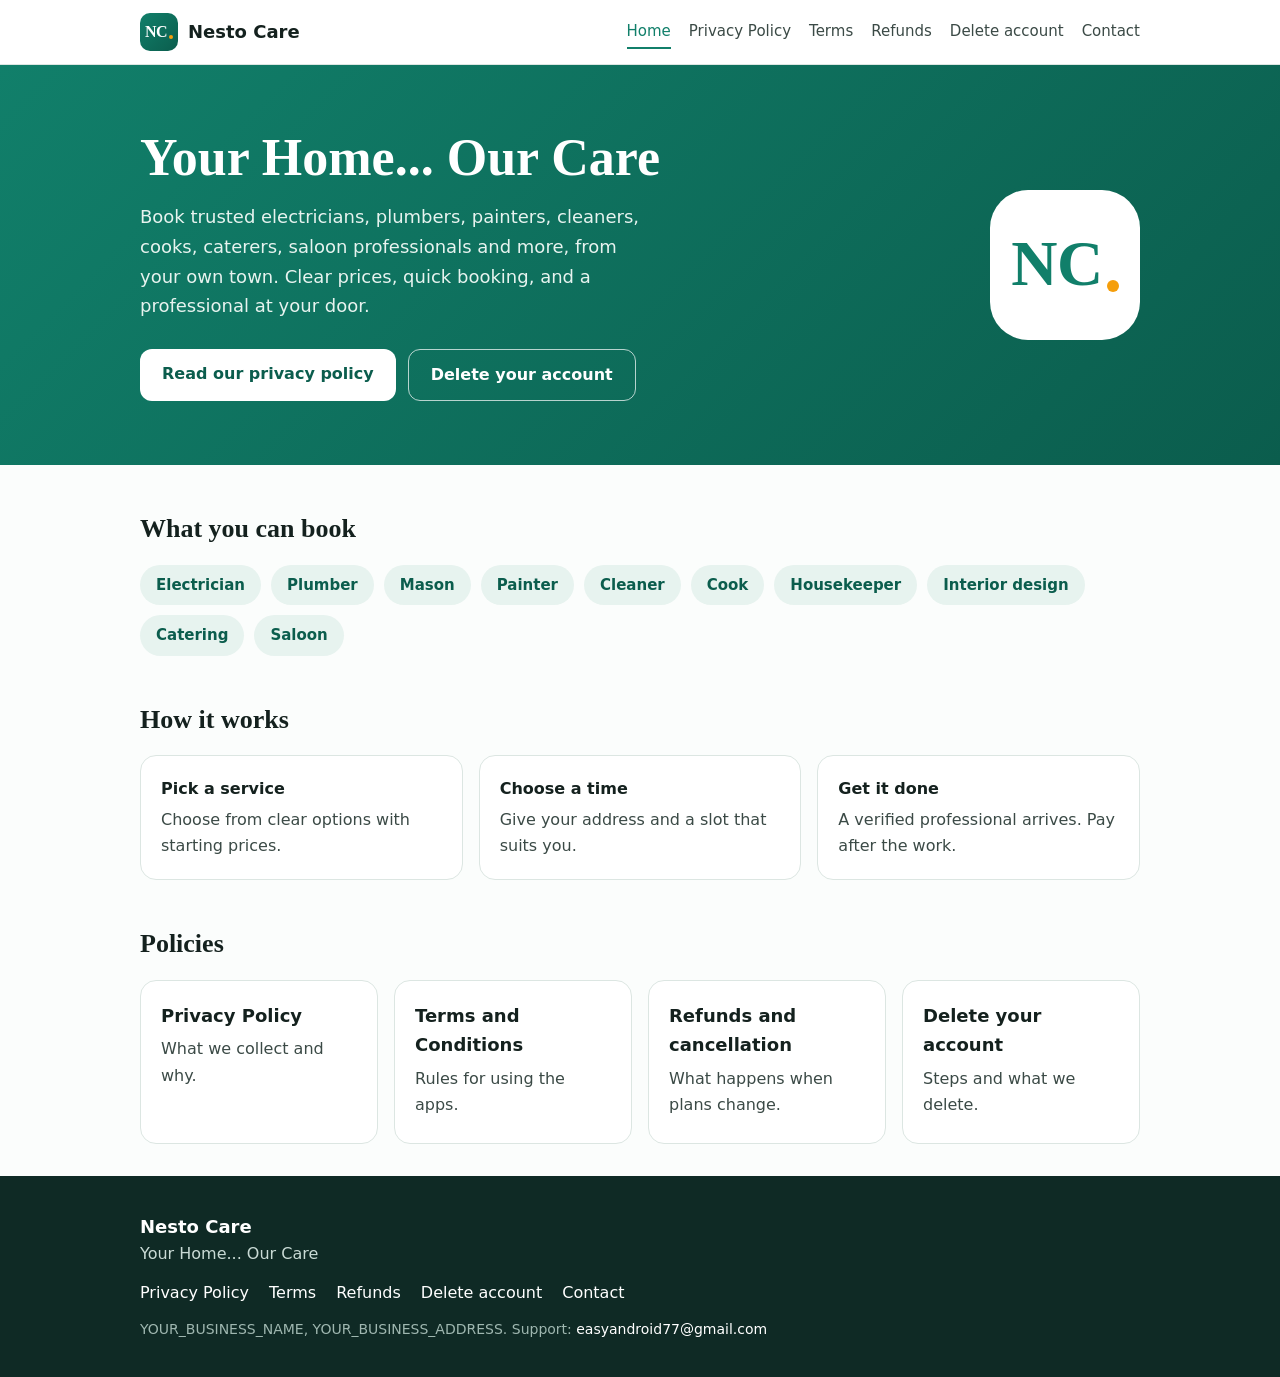
<file: index.html>
<!doctype html>
<html lang="en">
<head>
<meta charset="utf-8">
<meta name="viewport" content="width=device-width,initial-scale=1">
<title>Home | Nesto Care</title>
<meta name="description" content="Nesto Care. Trusted home services in Nagaon. Book electricians, plumbers, painters, cleaners, cooks and more.">
<link rel="icon" href="/favicon.svg" type="image/svg+xml">
<link rel="stylesheet" href="/style.css">
</head>
<body>
<header class="top"><div class="wrap bar">
<a class="brand" href="/"><span class="mark">NC<i></i></span><span class="name">Nesto Care</span></a>
<nav><a href="/" aria-current="page">Home</a><a href="/privacy-policy">Privacy Policy</a><a href="/terms-and-conditions">Terms</a><a href="/refund-and-cancellation-policy">Refunds</a><a href="/account-deletion">Delete account</a><a href="/contact">Contact</a></nav>
</div></header>
<main>
<section class="hero"><div class="wrap">
<div class="hcopy"><h1>Your Home... Our Care</h1>
<p>Book trusted electricians, plumbers, painters, cleaners, cooks, caterers, saloon professionals and more, from your own town. Clear prices, quick booking, and a professional at your door.</p>
<div class="cta"><a class="btn" href="/privacy-policy">Read our privacy policy</a><a class="btn ghost" href="/account-deletion">Delete your account</a></div></div>
<div class="hmark"><span class="mark big">NC<i></i></span></div>
</div></section>
<section class="wrap services"><h2>What you can book</h2>
<ul class="chips"><li>Electrician</li><li>Plumber</li><li>Mason</li><li>Painter</li><li>Cleaner</li><li>Cook</li><li>Housekeeper</li><li>Interior design</li><li>Catering</li><li>Saloon</li></ul></section>
<section class="wrap how"><h2>How it works</h2>
<ol class="steps"><li><strong>Pick a service</strong><span>Choose from clear options with starting prices.</span></li><li><strong>Choose a time</strong><span>Give your address and a slot that suits you.</span></li><li><strong>Get it done</strong><span>A verified professional arrives. Pay after the work.</span></li></ol></section>
<section class="wrap pol"><h2>Policies</h2>
<div class="cards"><a class="card" href="/privacy-policy"><h3>Privacy Policy</h3><p>What we collect and why.</p></a><a class="card" href="/terms-and-conditions"><h3>Terms and Conditions</h3><p>Rules for using the apps.</p></a><a class="card" href="/refund-and-cancellation-policy"><h3>Refunds and cancellation</h3><p>What happens when plans change.</p></a><a class="card" href="/account-deletion"><h3>Delete your account</h3><p>Steps and what we delete.</p></a></div></section>
</main>
<footer><div class="wrap">
<div class="fl"><strong>Nesto Care</strong><span>Your Home... Our Care</span></div>
<div class="fk"><a href="/privacy-policy">Privacy Policy</a><a href="/terms-and-conditions">Terms</a><a href="/refund-and-cancellation-policy">Refunds</a><a href="/account-deletion">Delete account</a><a href="/contact">Contact</a></div>
<p class="small">YOUR_BUSINESS_NAME, YOUR_BUSINESS_ADDRESS. Support: <a href="mailto:easyandroid77@gmail.com">easyandroid77@gmail.com</a></p>
</div></footer>
</body>
</html>
</file>
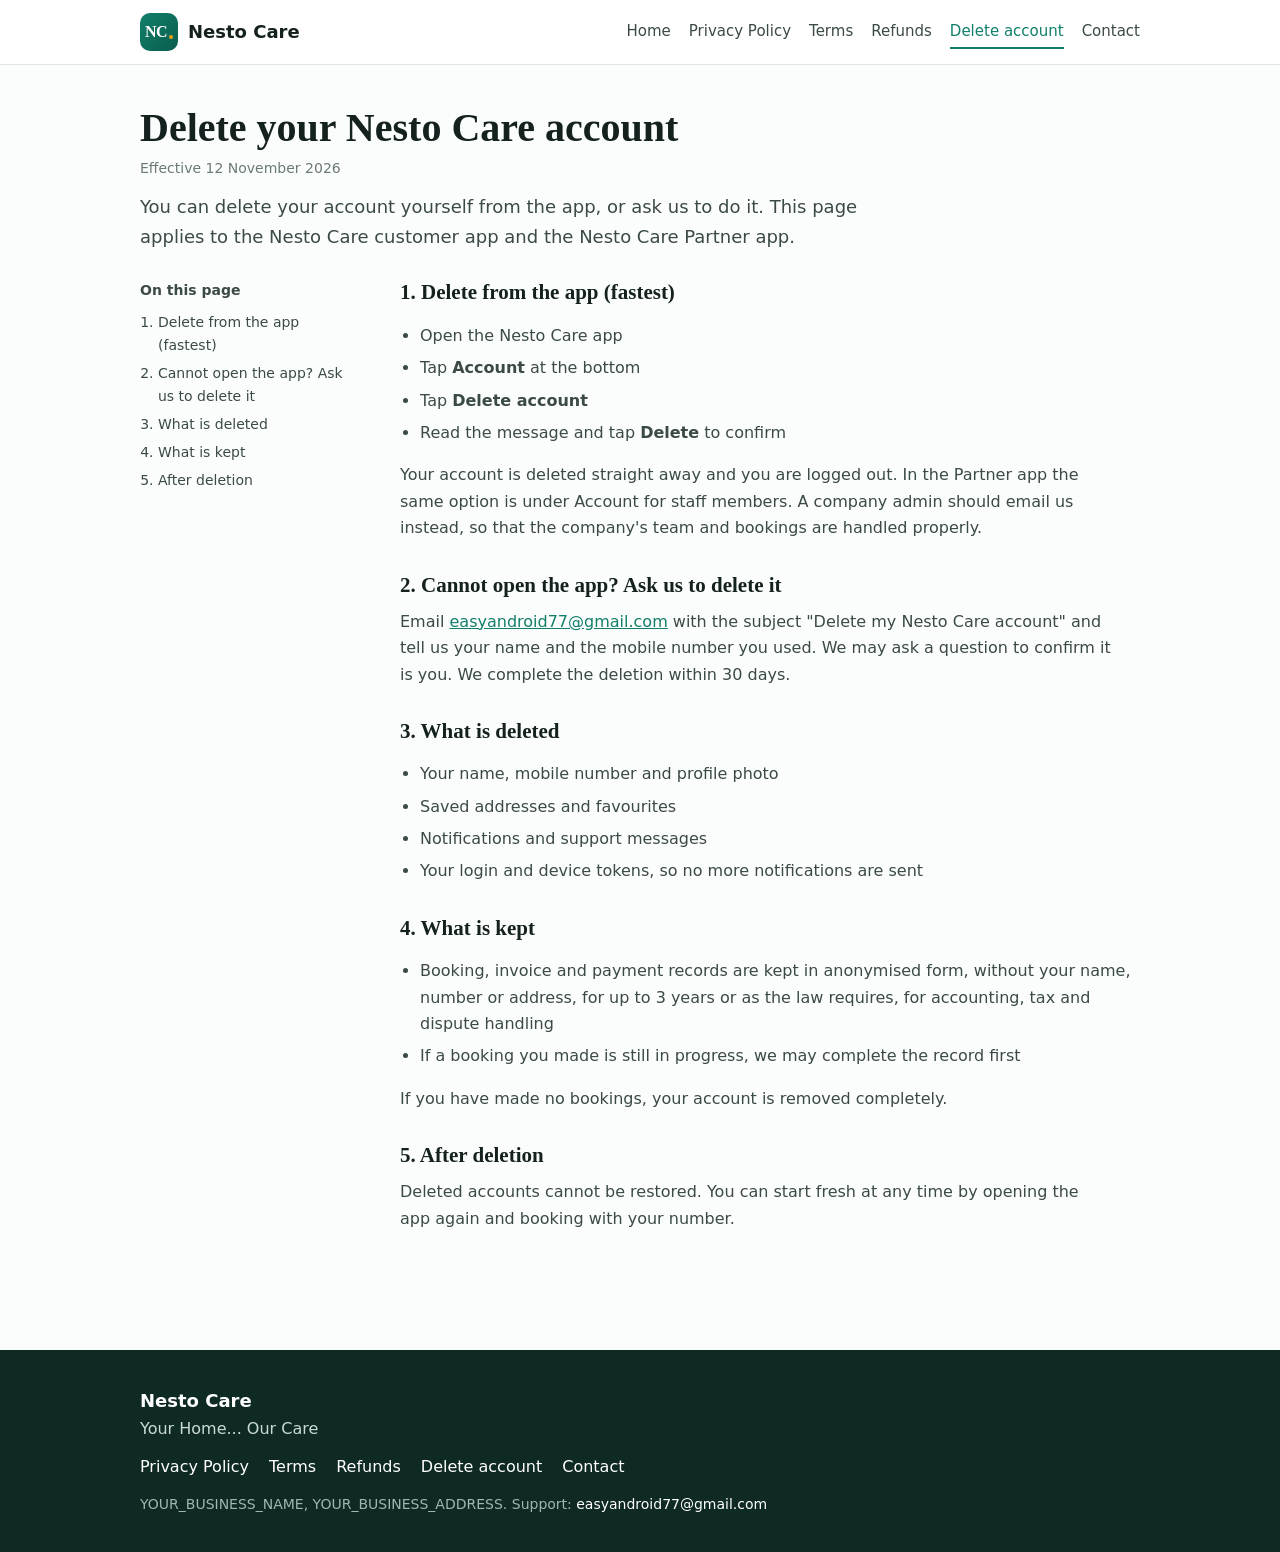
<file: account-deletion.html>
<!doctype html>
<html lang="en">
<head>
<meta charset="utf-8">
<meta name="viewport" content="width=device-width,initial-scale=1">
<title>Delete your Nesto Care account | Nesto Care</title>
<meta name="description" content="How to delete your Nesto Care account and what happens to your data.">
<link rel="icon" href="/favicon.svg" type="image/svg+xml">
<link rel="stylesheet" href="/style.css">
</head>
<body>
<header class="top"><div class="wrap bar">
<a class="brand" href="/"><span class="mark">NC<i></i></span><span class="name">Nesto Care</span></a>
<nav><a href="/">Home</a><a href="/privacy-policy">Privacy Policy</a><a href="/terms-and-conditions">Terms</a><a href="/refund-and-cancellation-policy">Refunds</a><a href="/account-deletion" aria-current="page">Delete account</a><a href="/contact">Contact</a></nav>
</div></header>
<main class="wrap doc">
<div class="head"><h1>Delete your Nesto Care account</h1><p class="meta">Effective 12 November 2026</p><p class="lead">You can delete your account yourself from the app, or ask us to do it. This page applies to the Nesto Care customer app and the Nesto Care Partner app.</p></div>
<div class="cols"><aside><strong>On this page</strong><ol><li><a href="#s1">Delete from the app (fastest)</a></li><li><a href="#s2">Cannot open the app? Ask us to delete it</a></li><li><a href="#s3">What is deleted</a></li><li><a href="#s4">What is kept</a></li><li><a href="#s5">After deletion</a></li></ol></aside><article><section id="s1"><h2>1. Delete from the app (fastest)</h2><ul><li>Open the Nesto Care app</li><li>Tap <strong>Account</strong> at the bottom</li><li>Tap <strong>Delete account</strong></li><li>Read the message and tap <strong>Delete</strong> to confirm</li></ul><p>Your account is deleted straight away and you are logged out. In the Partner app the same option is under Account for staff members. A company admin should email us instead, so that the company's team and bookings are handled properly.</p></section><section id="s2"><h2>2. Cannot open the app? Ask us to delete it</h2><p>Email <a href="mailto:easyandroid77@gmail.com?subject=Delete%20my%20Nesto%20Care%20account&amp;body=Please%20delete%20my%20Nesto%20Care%20account.%0AName%3A%20%0AMobile%20number%20used%20in%20the%20app%3A%20">easyandroid77@gmail.com</a> with the subject "Delete my Nesto Care account" and tell us your name and the mobile number you used. We may ask a question to confirm it is you. We complete the deletion within 30 days.</p></section><section id="s3"><h2>3. What is deleted</h2><ul><li>Your name, mobile number and profile photo</li><li>Saved addresses and favourites</li><li>Notifications and support messages</li><li>Your login and device tokens, so no more notifications are sent</li></ul></section><section id="s4"><h2>4. What is kept</h2><ul><li>Booking, invoice and payment records are kept in anonymised form, without your name, number or address, for up to 3 years or as the law requires, for accounting, tax and dispute handling</li><li>If a booking you made is still in progress, we may complete the record first</li></ul><p>If you have made no bookings, your account is removed completely.</p></section><section id="s5"><h2>5. After deletion</h2><p>Deleted accounts cannot be restored. You can start fresh at any time by opening the app again and booking with your number.</p></section></article></div>
</main>
<footer><div class="wrap">
<div class="fl"><strong>Nesto Care</strong><span>Your Home... Our Care</span></div>
<div class="fk"><a href="/privacy-policy">Privacy Policy</a><a href="/terms-and-conditions">Terms</a><a href="/refund-and-cancellation-policy">Refunds</a><a href="/account-deletion">Delete account</a><a href="/contact">Contact</a></div>
<p class="small">YOUR_BUSINESS_NAME, YOUR_BUSINESS_ADDRESS. Support: <a href="mailto:easyandroid77@gmail.com">easyandroid77@gmail.com</a></p>
</div></footer>
</body>
</html>
</file>
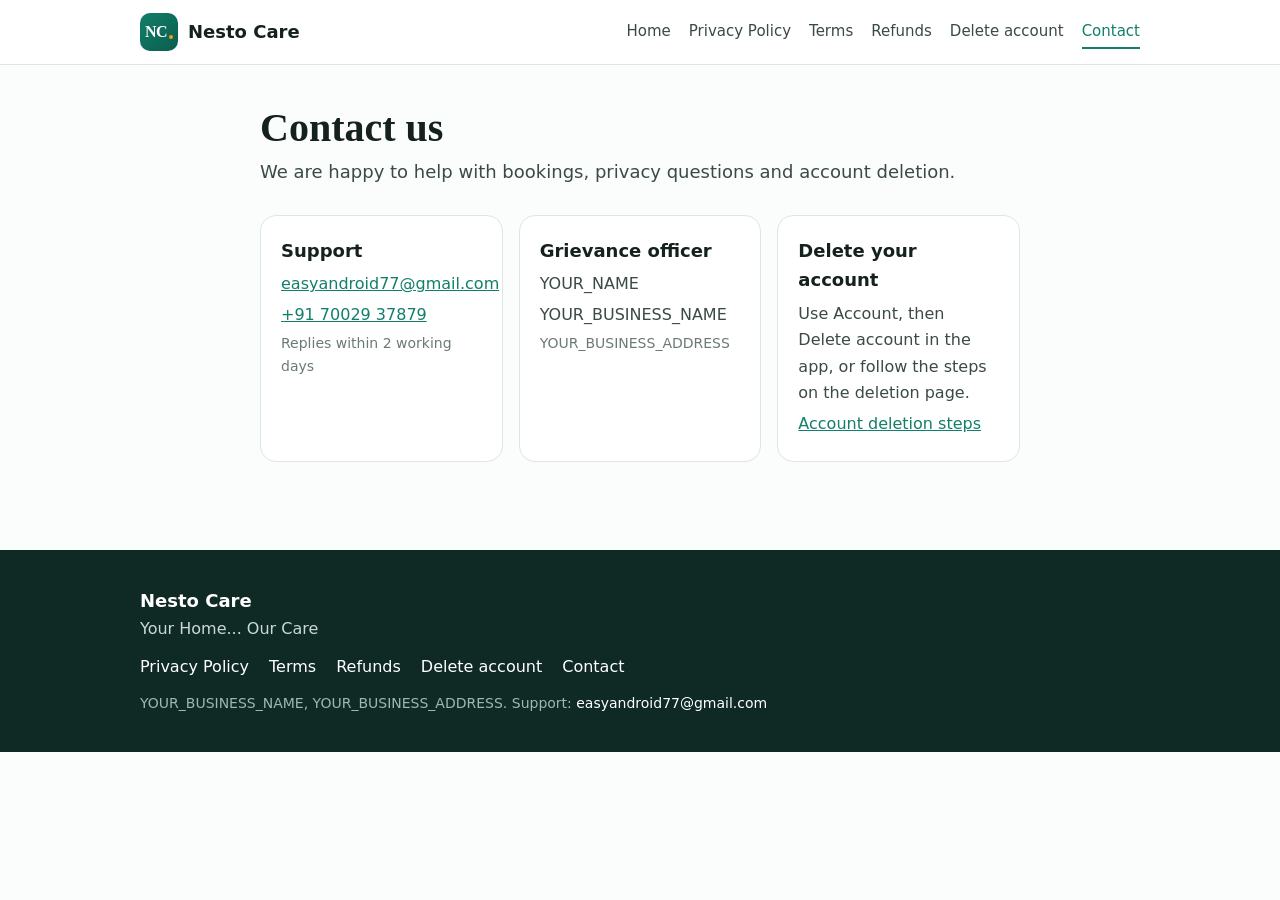
<file: contact.html>
<!doctype html>
<html lang="en">
<head>
<meta charset="utf-8">
<meta name="viewport" content="width=device-width,initial-scale=1">
<title>Contact | Nesto Care</title>
<meta name="description" content="Contact Nesto Care for support, privacy requests and account deletion.">
<link rel="icon" href="/favicon.svg" type="image/svg+xml">
<link rel="stylesheet" href="/style.css">
</head>
<body>
<header class="top"><div class="wrap bar">
<a class="brand" href="/"><span class="mark">NC<i></i></span><span class="name">Nesto Care</span></a>
<nav><a href="/">Home</a><a href="/privacy-policy">Privacy Policy</a><a href="/terms-and-conditions">Terms</a><a href="/refund-and-cancellation-policy">Refunds</a><a href="/account-deletion">Delete account</a><a href="/contact" aria-current="page">Contact</a></nav>
</div></header>
<main class="wrap doc narrow">
<div class="head"><h1>Contact us</h1><p class="lead">We are happy to help with bookings, privacy questions and account deletion.</p></div>
<div class="cards">
<div class="card"><h3>Support</h3><p><a href="mailto:easyandroid77@gmail.com">easyandroid77@gmail.com</a></p><p><a href="tel:+917002937879">+91 70029 37879</a></p><p class="small">Replies within 2 working days</p></div>
<div class="card"><h3>Grievance officer</h3><p>YOUR_NAME</p><p>YOUR_BUSINESS_NAME</p><p class="small">YOUR_BUSINESS_ADDRESS</p></div>
<div class="card"><h3>Delete your account</h3><p>Use Account, then Delete account in the app, or follow the steps on the deletion page.</p><p><a href="/account-deletion">Account deletion steps</a></p></div>
</div></main>
<footer><div class="wrap">
<div class="fl"><strong>Nesto Care</strong><span>Your Home... Our Care</span></div>
<div class="fk"><a href="/privacy-policy">Privacy Policy</a><a href="/terms-and-conditions">Terms</a><a href="/refund-and-cancellation-policy">Refunds</a><a href="/account-deletion">Delete account</a><a href="/contact">Contact</a></div>
<p class="small">YOUR_BUSINESS_NAME, YOUR_BUSINESS_ADDRESS. Support: <a href="mailto:easyandroid77@gmail.com">easyandroid77@gmail.com</a></p>
</div></footer>
</body>
</html>
</file>
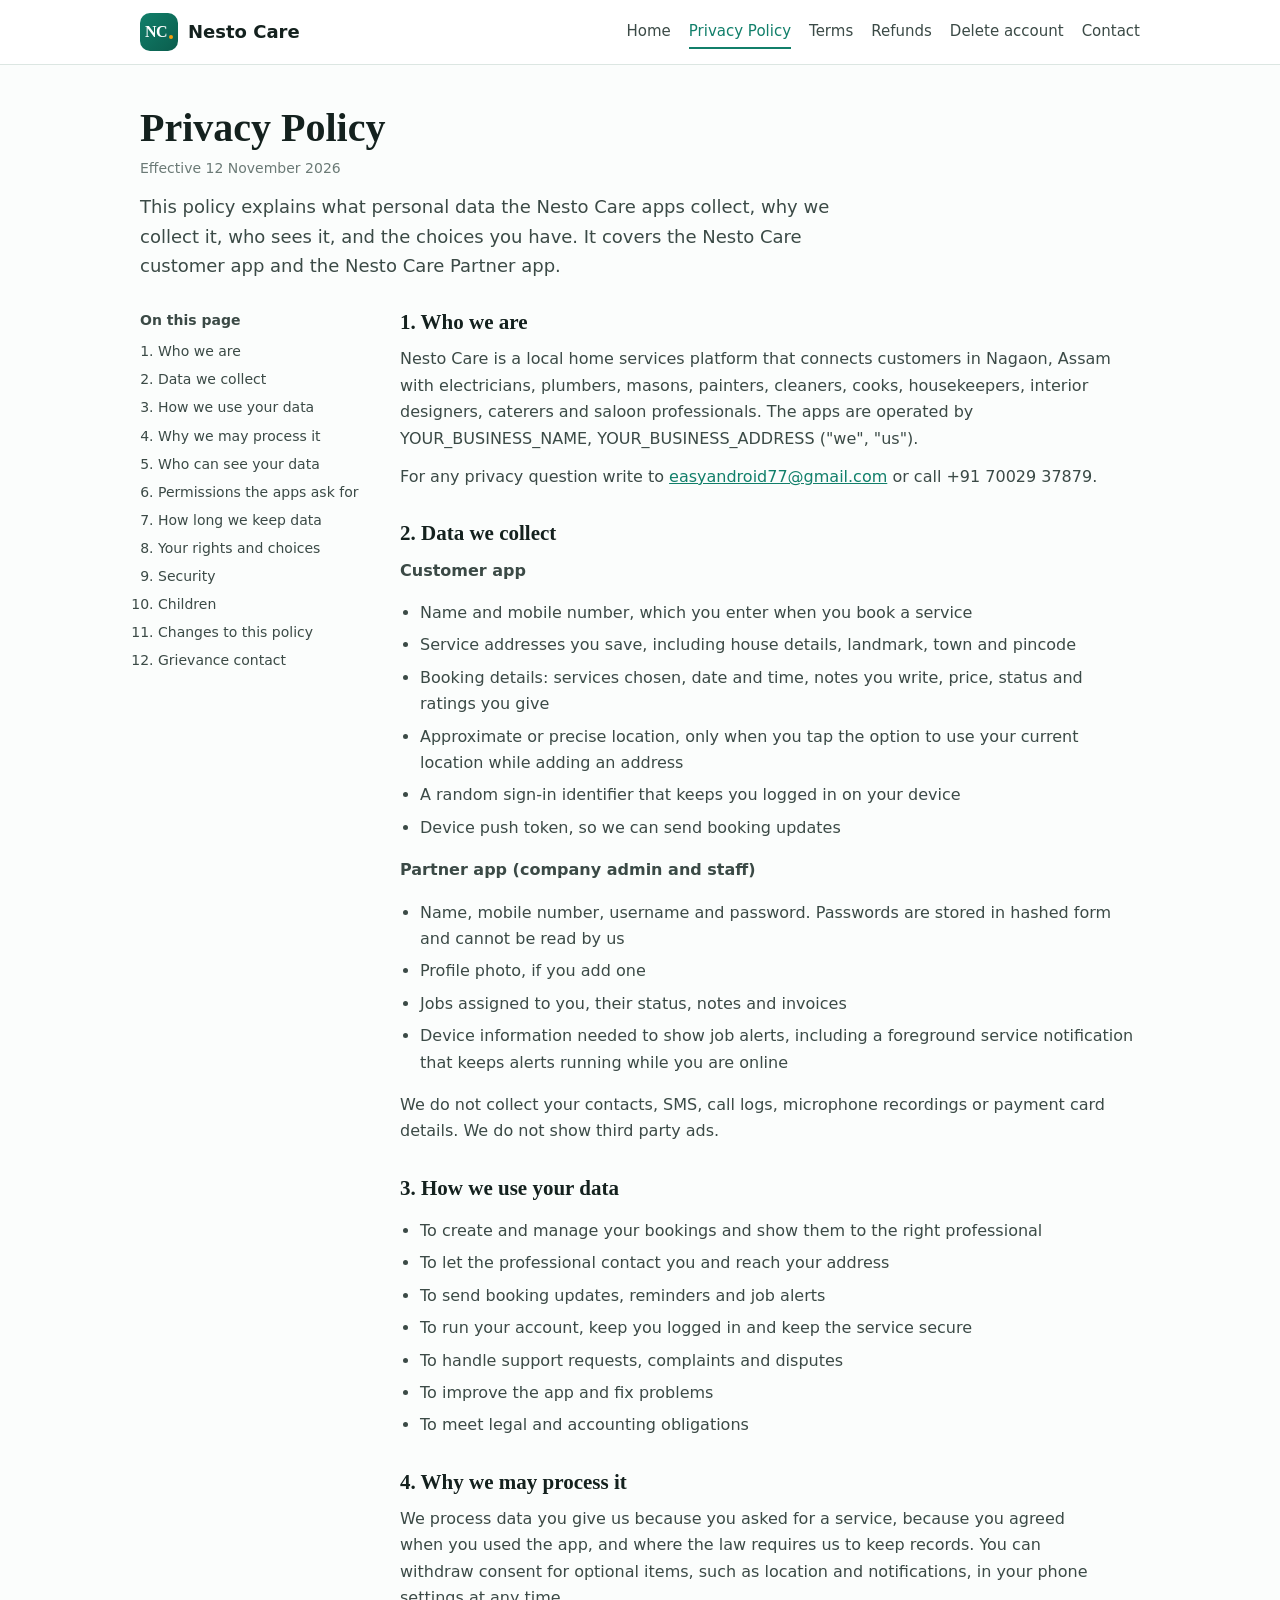
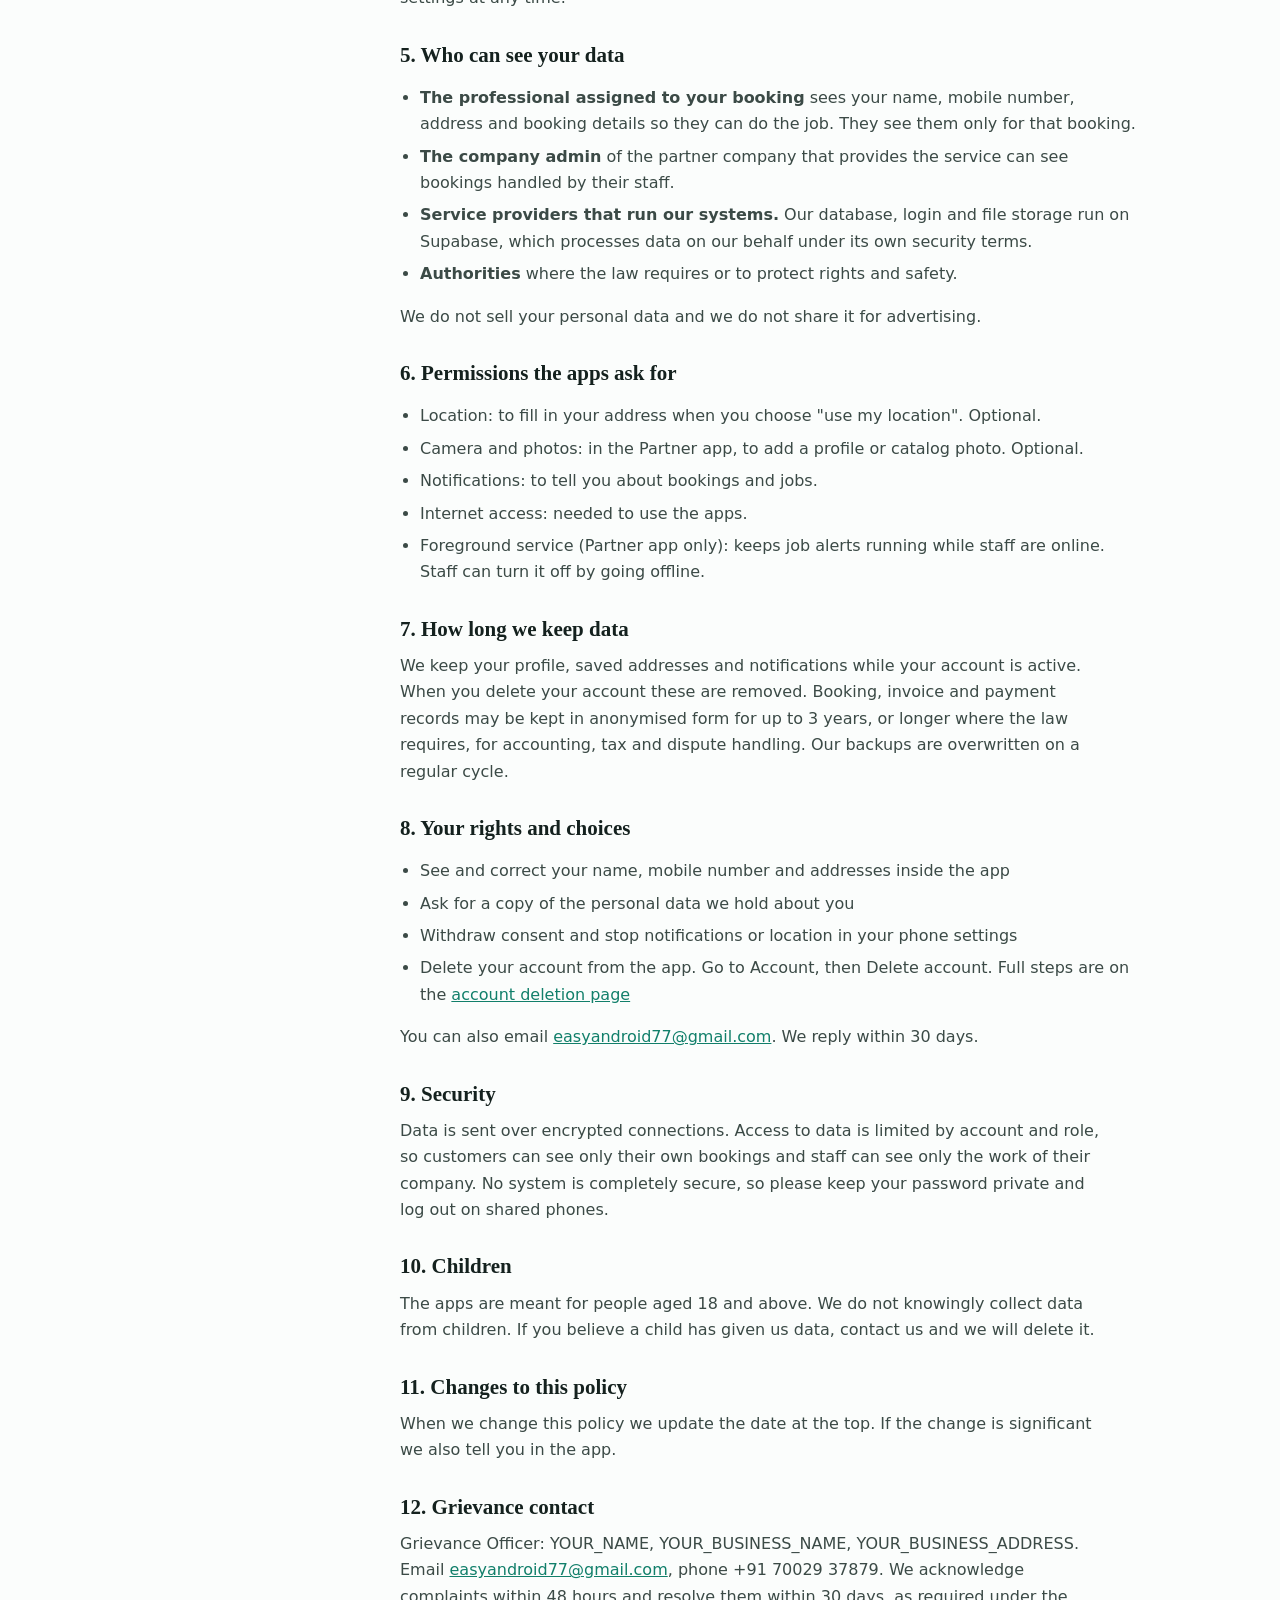
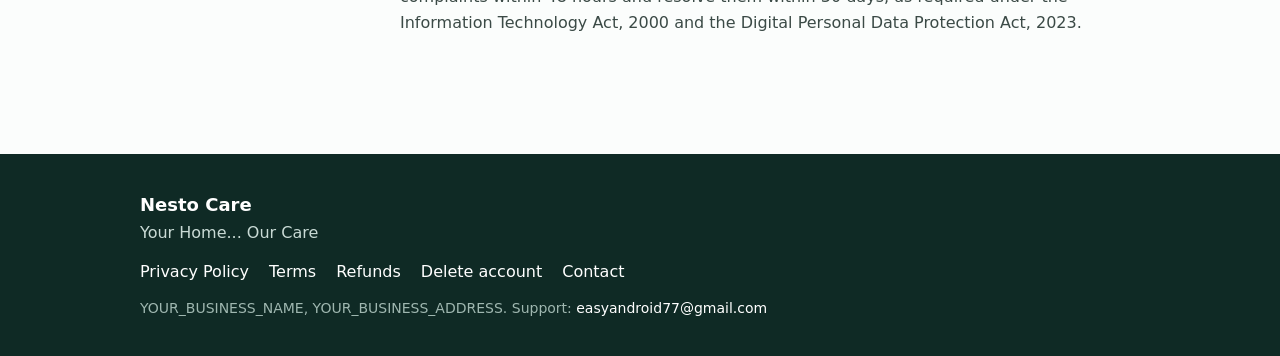
<file: privacy-policy.html>
<!doctype html>
<html lang="en">
<head>
<meta charset="utf-8">
<meta name="viewport" content="width=device-width,initial-scale=1">
<title>Privacy Policy | Nesto Care</title>
<meta name="description" content="How Nesto Care collects, uses, shares and protects your personal data.">
<link rel="icon" href="/favicon.svg" type="image/svg+xml">
<link rel="stylesheet" href="/style.css">
</head>
<body>
<header class="top"><div class="wrap bar">
<a class="brand" href="/"><span class="mark">NC<i></i></span><span class="name">Nesto Care</span></a>
<nav><a href="/">Home</a><a href="/privacy-policy" aria-current="page">Privacy Policy</a><a href="/terms-and-conditions">Terms</a><a href="/refund-and-cancellation-policy">Refunds</a><a href="/account-deletion">Delete account</a><a href="/contact">Contact</a></nav>
</div></header>
<main class="wrap doc">
<div class="head"><h1>Privacy Policy</h1><p class="meta">Effective 12 November 2026</p><p class="lead">This policy explains what personal data the Nesto Care apps collect, why we collect it, who sees it, and the choices you have. It covers the Nesto Care customer app and the Nesto Care Partner app.</p></div>
<div class="cols"><aside><strong>On this page</strong><ol><li><a href="#s1">Who we are</a></li><li><a href="#s2">Data we collect</a></li><li><a href="#s3">How we use your data</a></li><li><a href="#s4">Why we may process it</a></li><li><a href="#s5">Who can see your data</a></li><li><a href="#s6">Permissions the apps ask for</a></li><li><a href="#s7">How long we keep data</a></li><li><a href="#s8">Your rights and choices</a></li><li><a href="#s9">Security</a></li><li><a href="#s10">Children</a></li><li><a href="#s11">Changes to this policy</a></li><li><a href="#s12">Grievance contact</a></li></ol></aside><article><section id="s1"><h2>1. Who we are</h2><p>Nesto Care is a local home services platform that connects customers in Nagaon, Assam with electricians, plumbers, masons, painters, cleaners, cooks, housekeepers, interior designers, caterers and saloon professionals. The apps are operated by YOUR_BUSINESS_NAME, YOUR_BUSINESS_ADDRESS ("we", "us").</p><p>For any privacy question write to <a href="mailto:easyandroid77@gmail.com">easyandroid77@gmail.com</a> or call +91 70029 37879.</p></section><section id="s2"><h2>2. Data we collect</h2><p><strong>Customer app</strong></p><ul><li>Name and mobile number, which you enter when you book a service</li><li>Service addresses you save, including house details, landmark, town and pincode</li><li>Booking details: services chosen, date and time, notes you write, price, status and ratings you give</li><li>Approximate or precise location, only when you tap the option to use your current location while adding an address</li><li>A random sign-in identifier that keeps you logged in on your device</li><li>Device push token, so we can send booking updates</li></ul><p><strong>Partner app (company admin and staff)</strong></p><ul><li>Name, mobile number, username and password. Passwords are stored in hashed form and cannot be read by us</li><li>Profile photo, if you add one</li><li>Jobs assigned to you, their status, notes and invoices</li><li>Device information needed to show job alerts, including a foreground service notification that keeps alerts running while you are online</li></ul><p>We do not collect your contacts, SMS, call logs, microphone recordings or payment card details. We do not show third party ads.</p></section><section id="s3"><h2>3. How we use your data</h2><ul><li>To create and manage your bookings and show them to the right professional</li><li>To let the professional contact you and reach your address</li><li>To send booking updates, reminders and job alerts</li><li>To run your account, keep you logged in and keep the service secure</li><li>To handle support requests, complaints and disputes</li><li>To improve the app and fix problems</li><li>To meet legal and accounting obligations</li></ul></section><section id="s4"><h2>4. Why we may process it</h2><p>We process data you give us because you asked for a service, because you agreed when you used the app, and where the law requires us to keep records. You can withdraw consent for optional items, such as location and notifications, in your phone settings at any time.</p></section><section id="s5"><h2>5. Who can see your data</h2><ul><li><strong>The professional assigned to your booking</strong> sees your name, mobile number, address and booking details so they can do the job. They see them only for that booking.</li><li><strong>The company admin</strong> of the partner company that provides the service can see bookings handled by their staff.</li><li><strong>Service providers that run our systems.</strong> Our database, login and file storage run on Supabase, which processes data on our behalf under its own security terms.</li><li><strong>Authorities</strong> where the law requires or to protect rights and safety.</li></ul><p>We do not sell your personal data and we do not share it for advertising.</p></section><section id="s6"><h2>6. Permissions the apps ask for</h2><ul><li>Location: to fill in your address when you choose "use my location". Optional.</li><li>Camera and photos: in the Partner app, to add a profile or catalog photo. Optional.</li><li>Notifications: to tell you about bookings and jobs.</li><li>Internet access: needed to use the apps.</li><li>Foreground service (Partner app only): keeps job alerts running while staff are online. Staff can turn it off by going offline.</li></ul></section><section id="s7"><h2>7. How long we keep data</h2><p>We keep your profile, saved addresses and notifications while your account is active. When you delete your account these are removed. Booking, invoice and payment records may be kept in anonymised form for up to 3 years, or longer where the law requires, for accounting, tax and dispute handling. Our backups are overwritten on a regular cycle.</p></section><section id="s8"><h2>8. Your rights and choices</h2><ul><li>See and correct your name, mobile number and addresses inside the app</li><li>Ask for a copy of the personal data we hold about you</li><li>Withdraw consent and stop notifications or location in your phone settings</li><li>Delete your account from the app. Go to Account, then Delete account. Full steps are on the <a href="/account-deletion">account deletion page</a></li></ul><p>You can also email <a href="mailto:easyandroid77@gmail.com">easyandroid77@gmail.com</a>. We reply within 30 days.</p></section><section id="s9"><h2>9. Security</h2><p>Data is sent over encrypted connections. Access to data is limited by account and role, so customers can see only their own bookings and staff can see only the work of their company. No system is completely secure, so please keep your password private and log out on shared phones.</p></section><section id="s10"><h2>10. Children</h2><p>The apps are meant for people aged 18 and above. We do not knowingly collect data from children. If you believe a child has given us data, contact us and we will delete it.</p></section><section id="s11"><h2>11. Changes to this policy</h2><p>When we change this policy we update the date at the top. If the change is significant we also tell you in the app.</p></section><section id="s12"><h2>12. Grievance contact</h2><p>Grievance Officer: YOUR_NAME, YOUR_BUSINESS_NAME, YOUR_BUSINESS_ADDRESS. Email <a href="mailto:easyandroid77@gmail.com">easyandroid77@gmail.com</a>, phone +91 70029 37879. We acknowledge complaints within 48 hours and resolve them within 30 days, as required under the Information Technology Act, 2000 and the Digital Personal Data Protection Act, 2023.</p></section></article></div>
</main>
<footer><div class="wrap">
<div class="fl"><strong>Nesto Care</strong><span>Your Home... Our Care</span></div>
<div class="fk"><a href="/privacy-policy">Privacy Policy</a><a href="/terms-and-conditions">Terms</a><a href="/refund-and-cancellation-policy">Refunds</a><a href="/account-deletion">Delete account</a><a href="/contact">Contact</a></div>
<p class="small">YOUR_BUSINESS_NAME, YOUR_BUSINESS_ADDRESS. Support: <a href="mailto:easyandroid77@gmail.com">easyandroid77@gmail.com</a></p>
</div></footer>
</body>
</html>
</file>
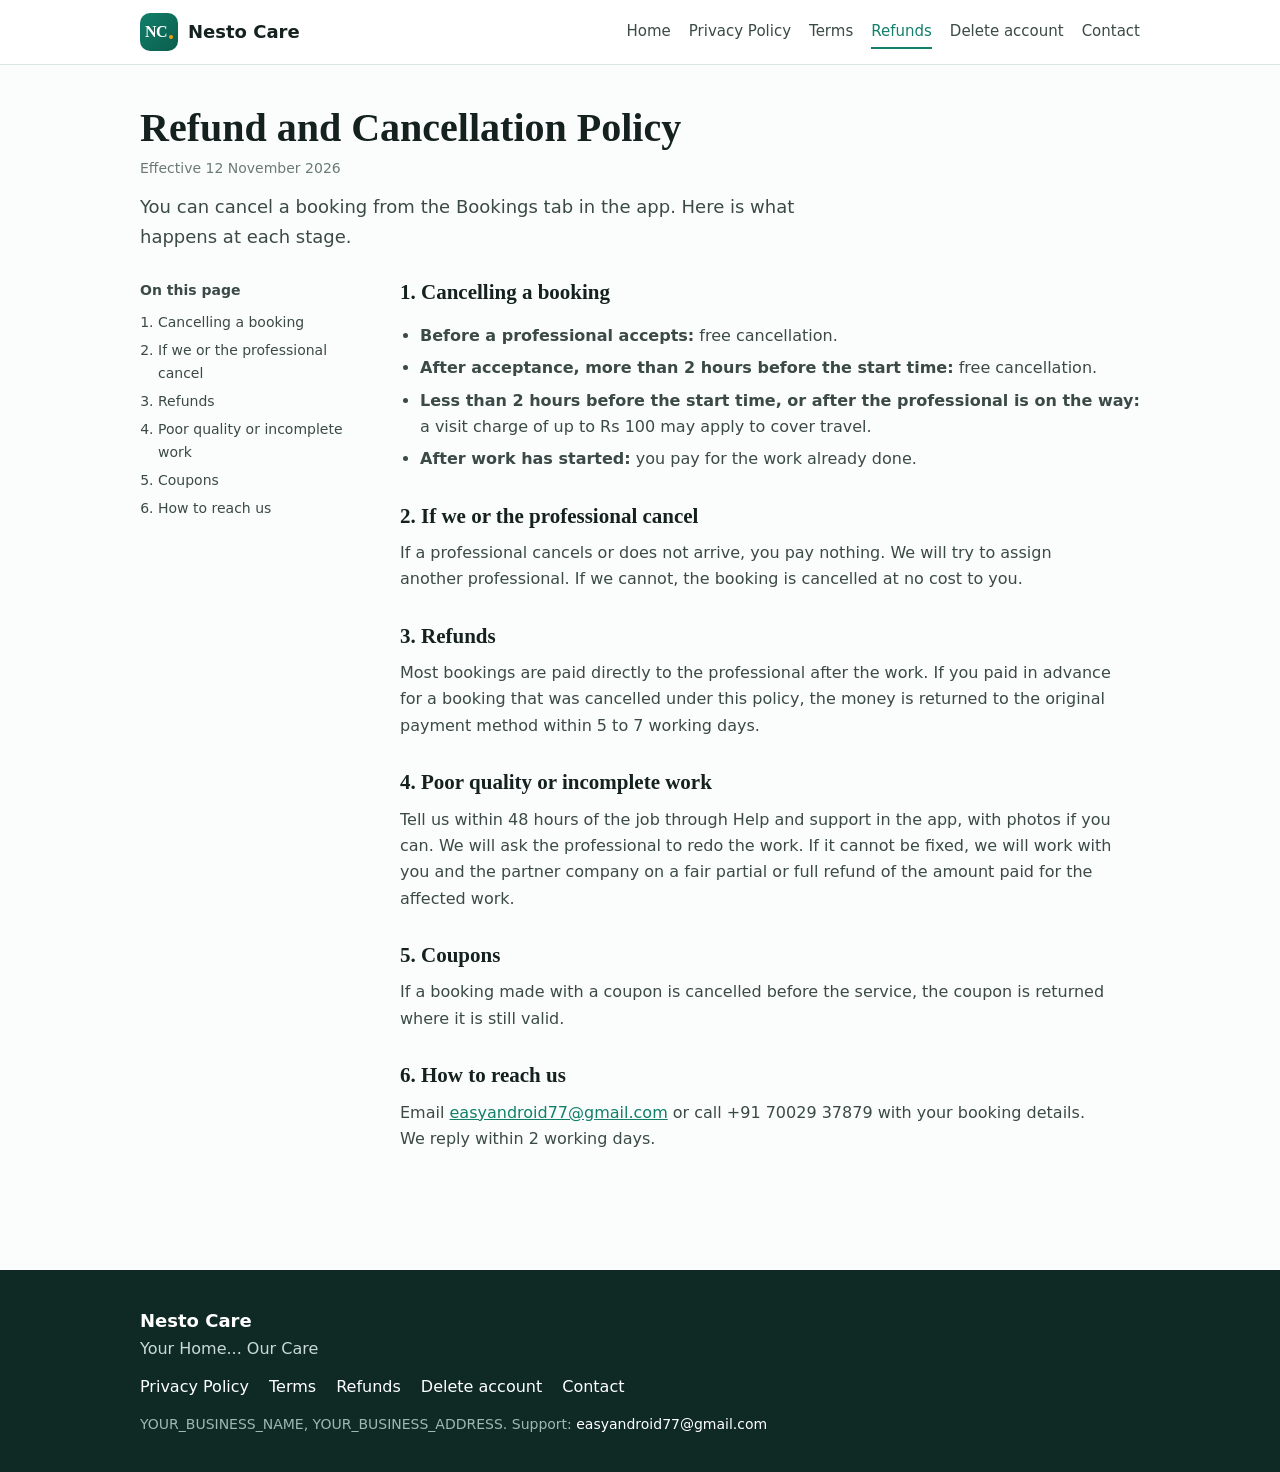
<file: refund-and-cancellation-policy.html>
<!doctype html>
<html lang="en">
<head>
<meta charset="utf-8">
<meta name="viewport" content="width=device-width,initial-scale=1">
<title>Refund and Cancellation Policy | Nesto Care</title>
<meta name="description" content="How cancellations and refunds work for bookings made through Nesto Care.">
<link rel="icon" href="/favicon.svg" type="image/svg+xml">
<link rel="stylesheet" href="/style.css">
</head>
<body>
<header class="top"><div class="wrap bar">
<a class="brand" href="/"><span class="mark">NC<i></i></span><span class="name">Nesto Care</span></a>
<nav><a href="/">Home</a><a href="/privacy-policy">Privacy Policy</a><a href="/terms-and-conditions">Terms</a><a href="/refund-and-cancellation-policy" aria-current="page">Refunds</a><a href="/account-deletion">Delete account</a><a href="/contact">Contact</a></nav>
</div></header>
<main class="wrap doc">
<div class="head"><h1>Refund and Cancellation Policy</h1><p class="meta">Effective 12 November 2026</p><p class="lead">You can cancel a booking from the Bookings tab in the app. Here is what happens at each stage.</p></div>
<div class="cols"><aside><strong>On this page</strong><ol><li><a href="#s1">Cancelling a booking</a></li><li><a href="#s2">If we or the professional cancel</a></li><li><a href="#s3">Refunds</a></li><li><a href="#s4">Poor quality or incomplete work</a></li><li><a href="#s5">Coupons</a></li><li><a href="#s6">How to reach us</a></li></ol></aside><article><section id="s1"><h2>1. Cancelling a booking</h2><ul><li><strong>Before a professional accepts:</strong> free cancellation.</li><li><strong>After acceptance, more than 2 hours before the start time:</strong> free cancellation.</li><li><strong>Less than 2 hours before the start time, or after the professional is on the way:</strong> a visit charge of up to Rs 100 may apply to cover travel.</li><li><strong>After work has started:</strong> you pay for the work already done.</li></ul></section><section id="s2"><h2>2. If we or the professional cancel</h2><p>If a professional cancels or does not arrive, you pay nothing. We will try to assign another professional. If we cannot, the booking is cancelled at no cost to you.</p></section><section id="s3"><h2>3. Refunds</h2><p>Most bookings are paid directly to the professional after the work. If you paid in advance for a booking that was cancelled under this policy, the money is returned to the original payment method within 5 to 7 working days.</p></section><section id="s4"><h2>4. Poor quality or incomplete work</h2><p>Tell us within 48 hours of the job through Help and support in the app, with photos if you can. We will ask the professional to redo the work. If it cannot be fixed, we will work with you and the partner company on a fair partial or full refund of the amount paid for the affected work.</p></section><section id="s5"><h2>5. Coupons</h2><p>If a booking made with a coupon is cancelled before the service, the coupon is returned where it is still valid.</p></section><section id="s6"><h2>6. How to reach us</h2><p>Email <a href="mailto:easyandroid77@gmail.com">easyandroid77@gmail.com</a> or call +91 70029 37879 with your booking details. We reply within 2 working days.</p></section></article></div>
</main>
<footer><div class="wrap">
<div class="fl"><strong>Nesto Care</strong><span>Your Home... Our Care</span></div>
<div class="fk"><a href="/privacy-policy">Privacy Policy</a><a href="/terms-and-conditions">Terms</a><a href="/refund-and-cancellation-policy">Refunds</a><a href="/account-deletion">Delete account</a><a href="/contact">Contact</a></div>
<p class="small">YOUR_BUSINESS_NAME, YOUR_BUSINESS_ADDRESS. Support: <a href="mailto:easyandroid77@gmail.com">easyandroid77@gmail.com</a></p>
</div></footer>
</body>
</html>
</file>
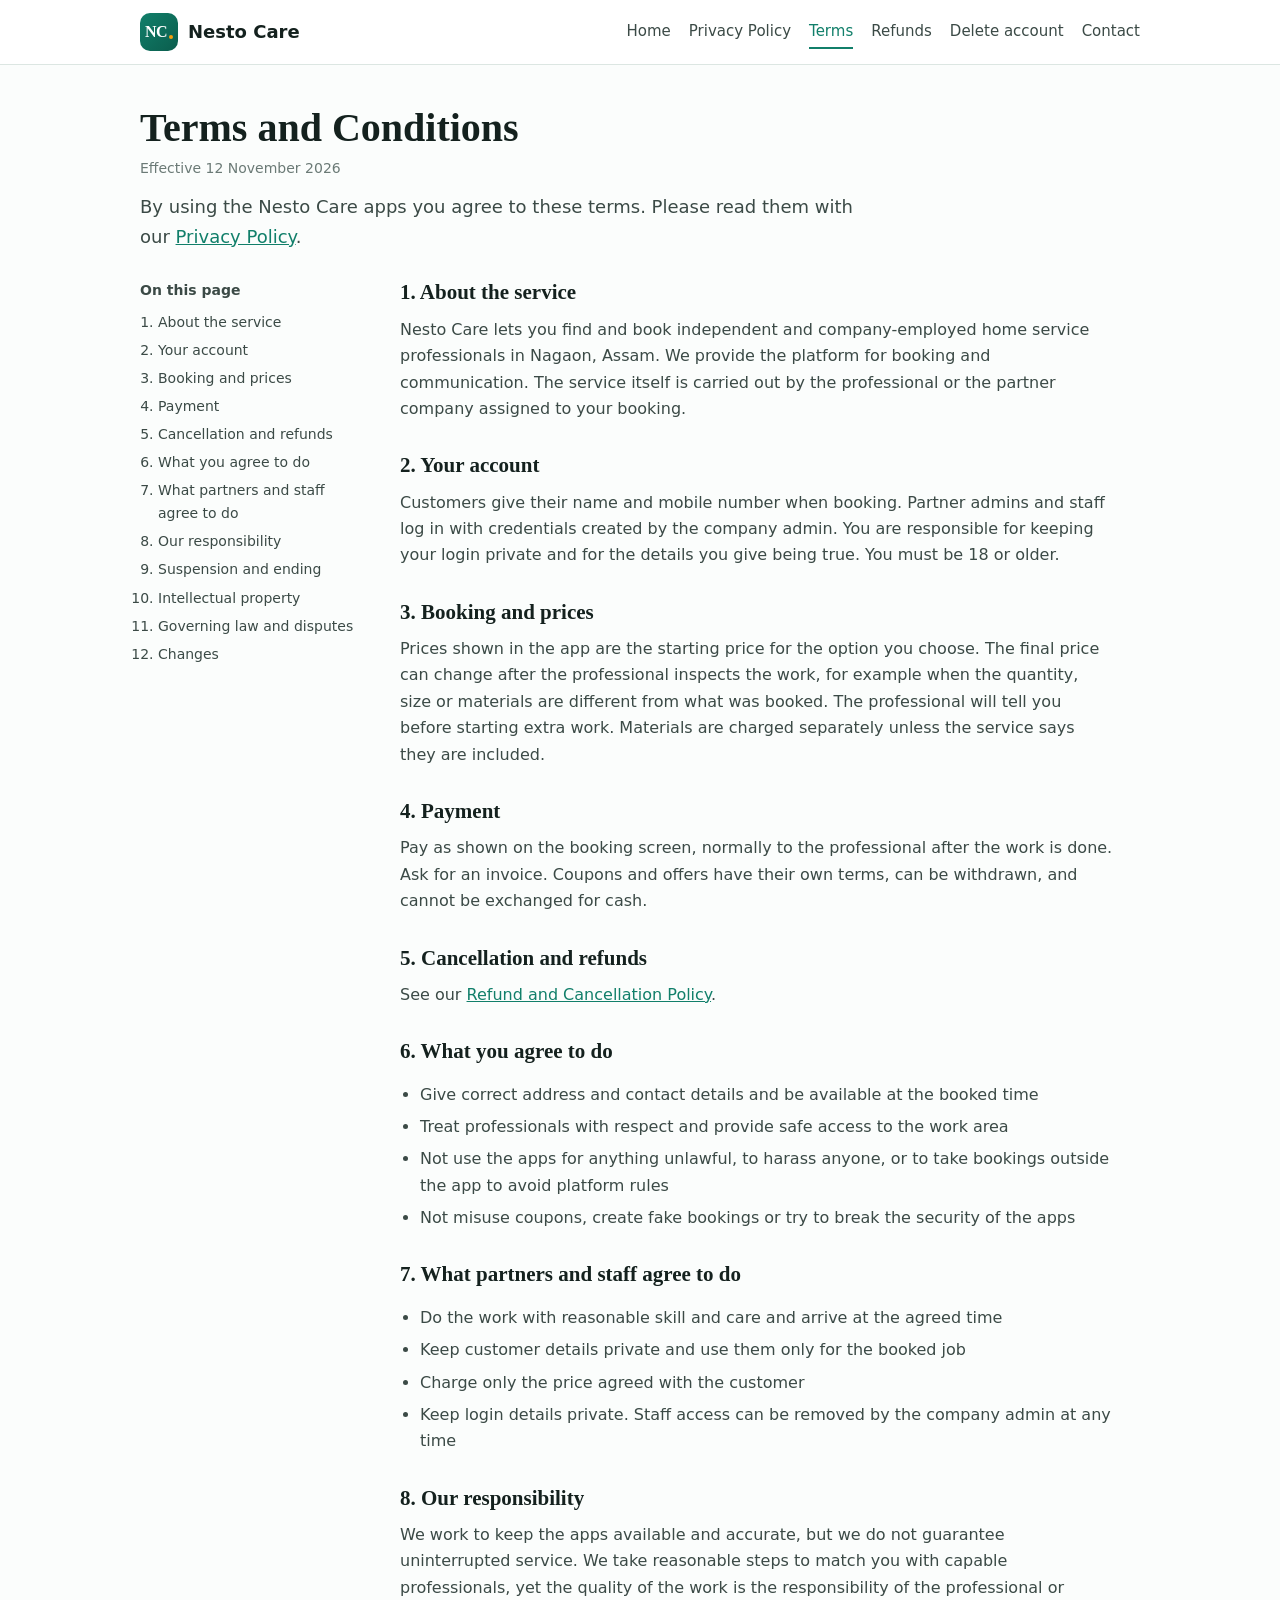
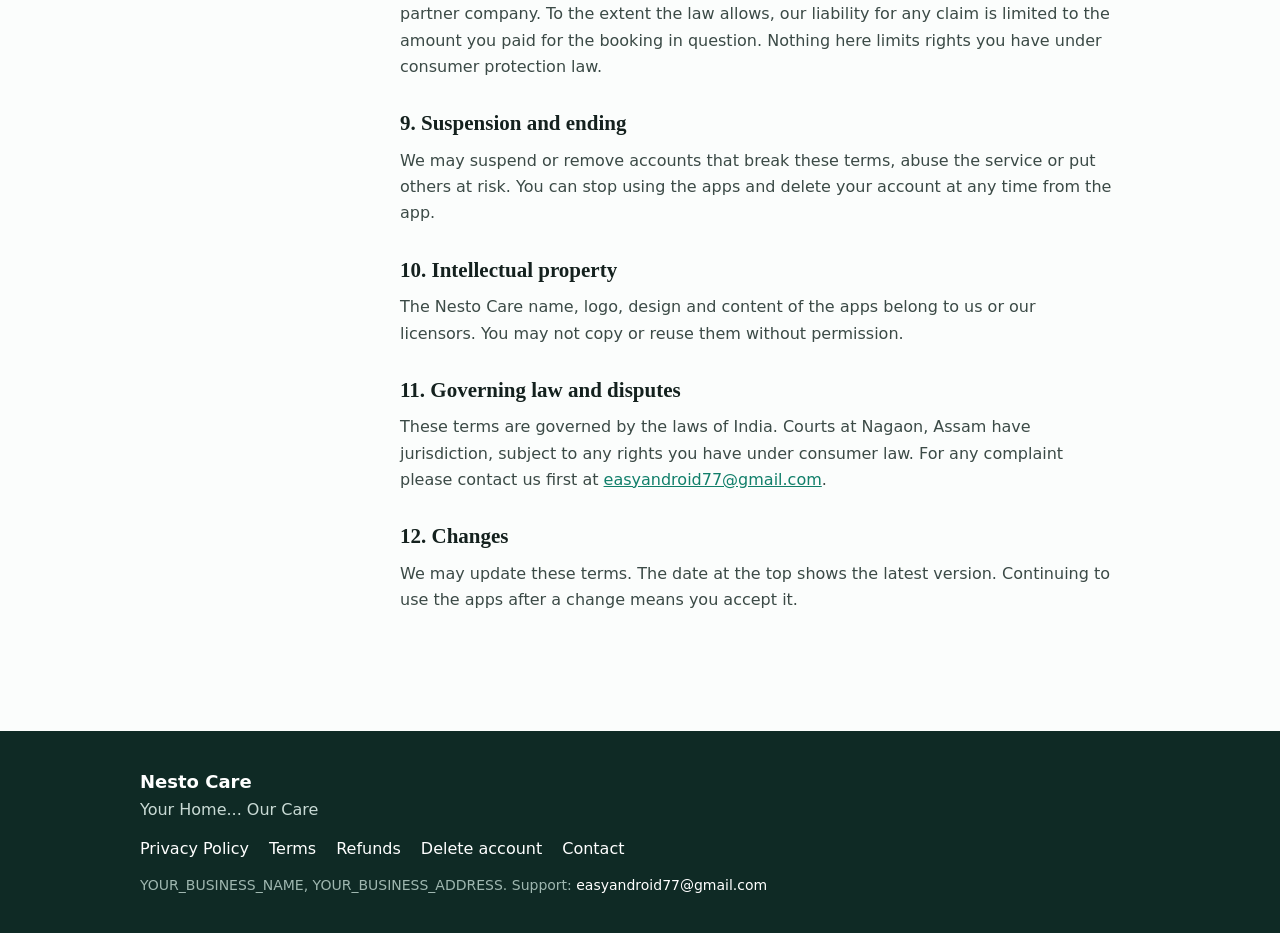
<file: terms-and-conditions.html>
<!doctype html>
<html lang="en">
<head>
<meta charset="utf-8">
<meta name="viewport" content="width=device-width,initial-scale=1">
<title>Terms and Conditions | Nesto Care</title>
<meta name="description" content="The terms for using the Nesto Care customer and partner apps.">
<link rel="icon" href="/favicon.svg" type="image/svg+xml">
<link rel="stylesheet" href="/style.css">
</head>
<body>
<header class="top"><div class="wrap bar">
<a class="brand" href="/"><span class="mark">NC<i></i></span><span class="name">Nesto Care</span></a>
<nav><a href="/">Home</a><a href="/privacy-policy">Privacy Policy</a><a href="/terms-and-conditions" aria-current="page">Terms</a><a href="/refund-and-cancellation-policy">Refunds</a><a href="/account-deletion">Delete account</a><a href="/contact">Contact</a></nav>
</div></header>
<main class="wrap doc">
<div class="head"><h1>Terms and Conditions</h1><p class="meta">Effective 12 November 2026</p><p class="lead">By using the Nesto Care apps you agree to these terms. Please read them with our <a href="/privacy-policy">Privacy Policy</a>.</p></div>
<div class="cols"><aside><strong>On this page</strong><ol><li><a href="#s1">About the service</a></li><li><a href="#s2">Your account</a></li><li><a href="#s3">Booking and prices</a></li><li><a href="#s4">Payment</a></li><li><a href="#s5">Cancellation and refunds</a></li><li><a href="#s6">What you agree to do</a></li><li><a href="#s7">What partners and staff agree to do</a></li><li><a href="#s8">Our responsibility</a></li><li><a href="#s9">Suspension and ending</a></li><li><a href="#s10">Intellectual property</a></li><li><a href="#s11">Governing law and disputes</a></li><li><a href="#s12">Changes</a></li></ol></aside><article><section id="s1"><h2>1. About the service</h2><p>Nesto Care lets you find and book independent and company-employed home service professionals in Nagaon, Assam. We provide the platform for booking and communication. The service itself is carried out by the professional or the partner company assigned to your booking.</p></section><section id="s2"><h2>2. Your account</h2><p>Customers give their name and mobile number when booking. Partner admins and staff log in with credentials created by the company admin. You are responsible for keeping your login private and for the details you give being true. You must be 18 or older.</p></section><section id="s3"><h2>3. Booking and prices</h2><p>Prices shown in the app are the starting price for the option you choose. The final price can change after the professional inspects the work, for example when the quantity, size or materials are different from what was booked. The professional will tell you before starting extra work. Materials are charged separately unless the service says they are included.</p></section><section id="s4"><h2>4. Payment</h2><p>Pay as shown on the booking screen, normally to the professional after the work is done. Ask for an invoice. Coupons and offers have their own terms, can be withdrawn, and cannot be exchanged for cash.</p></section><section id="s5"><h2>5. Cancellation and refunds</h2><p>See our <a href="/refund-and-cancellation-policy">Refund and Cancellation Policy</a>.</p></section><section id="s6"><h2>6. What you agree to do</h2><ul><li>Give correct address and contact details and be available at the booked time</li><li>Treat professionals with respect and provide safe access to the work area</li><li>Not use the apps for anything unlawful, to harass anyone, or to take bookings outside the app to avoid platform rules</li><li>Not misuse coupons, create fake bookings or try to break the security of the apps</li></ul></section><section id="s7"><h2>7. What partners and staff agree to do</h2><ul><li>Do the work with reasonable skill and care and arrive at the agreed time</li><li>Keep customer details private and use them only for the booked job</li><li>Charge only the price agreed with the customer</li><li>Keep login details private. Staff access can be removed by the company admin at any time</li></ul></section><section id="s8"><h2>8. Our responsibility</h2><p>We work to keep the apps available and accurate, but we do not guarantee uninterrupted service. We take reasonable steps to match you with capable professionals, yet the quality of the work is the responsibility of the professional or partner company. To the extent the law allows, our liability for any claim is limited to the amount you paid for the booking in question. Nothing here limits rights you have under consumer protection law.</p></section><section id="s9"><h2>9. Suspension and ending</h2><p>We may suspend or remove accounts that break these terms, abuse the service or put others at risk. You can stop using the apps and delete your account at any time from the app.</p></section><section id="s10"><h2>10. Intellectual property</h2><p>The Nesto Care name, logo, design and content of the apps belong to us or our licensors. You may not copy or reuse them without permission.</p></section><section id="s11"><h2>11. Governing law and disputes</h2><p>These terms are governed by the laws of India. Courts at Nagaon, Assam have jurisdiction, subject to any rights you have under consumer law. For any complaint please contact us first at <a href="mailto:easyandroid77@gmail.com">easyandroid77@gmail.com</a>.</p></section><section id="s12"><h2>12. Changes</h2><p>We may update these terms. The date at the top shows the latest version. Continuing to use the apps after a change means you accept it.</p></section></article></div>
</main>
<footer><div class="wrap">
<div class="fl"><strong>Nesto Care</strong><span>Your Home... Our Care</span></div>
<div class="fk"><a href="/privacy-policy">Privacy Policy</a><a href="/terms-and-conditions">Terms</a><a href="/refund-and-cancellation-policy">Refunds</a><a href="/account-deletion">Delete account</a><a href="/contact">Contact</a></div>
<p class="small">YOUR_BUSINESS_NAME, YOUR_BUSINESS_ADDRESS. Support: <a href="mailto:easyandroid77@gmail.com">easyandroid77@gmail.com</a></p>
</div></footer>
</body>
</html>
</file>
<file: style.css>
*{box-sizing:border-box}html{scroll-behavior:smooth}
:root{--g:#117F6A;--gd:#0B5D4D;--soft:#E7F3EF;--ink:#14211E;--body:#3B4A46;--mute:#6B7A76;--line:#DCE6E2;--acc:#F59E0B;--bg:#FBFDFC}
body{margin:0;font:16px/1.65 system-ui,-apple-system,"Segoe UI",Roboto,sans-serif;color:var(--body);background:var(--bg)}
a{color:var(--g)}a:hover{color:var(--gd)}
.wrap{max-width:1040px;margin:0 auto;padding:0 20px}
.top{background:#fff;border-bottom:1px solid var(--line);position:sticky;top:0;z-index:5}
.bar{display:flex;align-items:center;justify-content:space-between;gap:16px;min-height:64px;flex-wrap:wrap;padding-top:8px;padding-bottom:8px}
.brand{display:flex;align-items:center;gap:10px;text-decoration:none;color:var(--ink);font-weight:700;font-size:18px}
.mark{display:inline-flex;align-items:flex-end;justify-content:center;width:38px;height:38px;border-radius:10px;background:linear-gradient(135deg,var(--g),var(--gd));color:#fff;font:700 16px/1 Georgia,serif;padding-bottom:11px;letter-spacing:-.5px}
.mark i{width:4px;height:4px;border-radius:50%;background:var(--acc);margin:0 0 1px 2px}
.mark.big{width:150px;height:150px;border-radius:38px;font-size:64px;padding-bottom:44px}.mark.big i{width:12px;height:12px;margin:0 0 4px 4px}
nav{display:flex;gap:4px 18px;flex-wrap:wrap}nav a{color:var(--body);text-decoration:none;font-size:15px;padding:4px 0;border-bottom:2px solid transparent}
nav a:hover,nav a[aria-current]{color:var(--g);border-color:var(--g)}
.hero{background:linear-gradient(135deg,var(--g),var(--gd));color:#fff;padding:64px 0}
.hero .wrap{display:flex;align-items:center;justify-content:space-between;gap:40px}
.hero h1{font:700 clamp(32px,5vw,52px)/1.1 Georgia,serif;margin:0 0 16px;color:#fff}
.hero p{font-size:18px;max-width:520px;margin:0 0 28px;color:#E7F3EF}
.hmark{flex:none}.hero .mark.big{background:#fff;color:var(--g)}
.cta{display:flex;gap:12px;flex-wrap:wrap}
.btn{display:inline-block;background:#fff;color:var(--gd);padding:12px 22px;border-radius:12px;font-weight:600;text-decoration:none}
.btn:hover{color:var(--gd);background:var(--soft)}.btn.ghost{background:transparent;color:#fff;border:1.5px solid rgba(255,255,255,.7)}.btn.ghost:hover{background:rgba(255,255,255,.12);color:#fff}
section h2{font:700 26px/1.2 Georgia,serif;color:var(--ink);margin:0 0 20px}
.services,.how,.pol{padding-top:48px}
.chips{list-style:none;padding:0;margin:0;display:flex;flex-wrap:wrap;gap:10px}
.chips li{background:var(--soft);color:var(--gd);padding:8px 16px;border-radius:99px;font-weight:600;font-size:15px}
.steps{list-style:none;padding:0;margin:0;display:grid;grid-template-columns:repeat(auto-fit,minmax(220px,1fr));gap:16px;counter-reset:s}
.steps li{background:#fff;border:1px solid var(--line);border-radius:16px;padding:20px;display:flex;flex-direction:column;gap:4px}
.steps strong{color:var(--ink)}
.cards{display:grid;grid-template-columns:repeat(auto-fit,minmax(220px,1fr));gap:16px}
.card{display:block;background:#fff;border:1px solid var(--line);border-radius:16px;padding:20px;text-decoration:none;color:var(--body)}
a.card:hover{border-color:var(--g)}.card h3{margin:0 0 6px;color:var(--ink);font-size:18px}.card p{margin:4px 0}
.doc{padding-top:40px;padding-bottom:56px}.head h1{font:700 clamp(28px,4vw,40px)/1.15 Georgia,serif;color:var(--ink);margin:0 0 6px}
.meta{color:var(--mute);margin:0 0 12px;font-size:14px}.lead{font-size:18px;max-width:720px;margin:0 0 28px}
.cols{display:grid;grid-template-columns:220px 1fr;gap:40px;align-items:start}
aside{position:sticky;top:84px;font-size:14px}aside ol{margin:8px 0 0;padding-left:18px}aside a{text-decoration:none;color:var(--body)}aside a:hover{color:var(--g)}aside li{margin:5px 0}
article section{margin-bottom:30px;scroll-margin-top:84px}article h2{font:700 21px/1.3 Georgia,serif;color:var(--ink);margin:0 0 10px}
article ul{padding-left:20px}article li{margin:6px 0}article p{margin:0 0 12px;max-width:70ch}
.narrow{max-width:800px}
footer{background:#0F2A25;color:#C9DAD5;padding:36px 0;margin-top:32px}
footer a{color:#fff;text-decoration:none}footer a:hover{text-decoration:underline;color:#fff}
.fl{display:flex;flex-direction:column;margin-bottom:12px}.fl strong{color:#fff;font-size:18px}
.fk{display:flex;gap:8px 20px;flex-wrap:wrap;margin-bottom:12px}.small{font-size:14px;color:var(--mute)}footer .small{color:#9FB7B0;margin:0}
@media(max-width:760px){.cols{grid-template-columns:1fr}aside{position:static}.hero .wrap{flex-direction:column;align-items:flex-start}.hmark{display:none}.hero{padding:44px 0}}
@media(prefers-reduced-motion:reduce){html{scroll-behavior:auto}}
</file>
